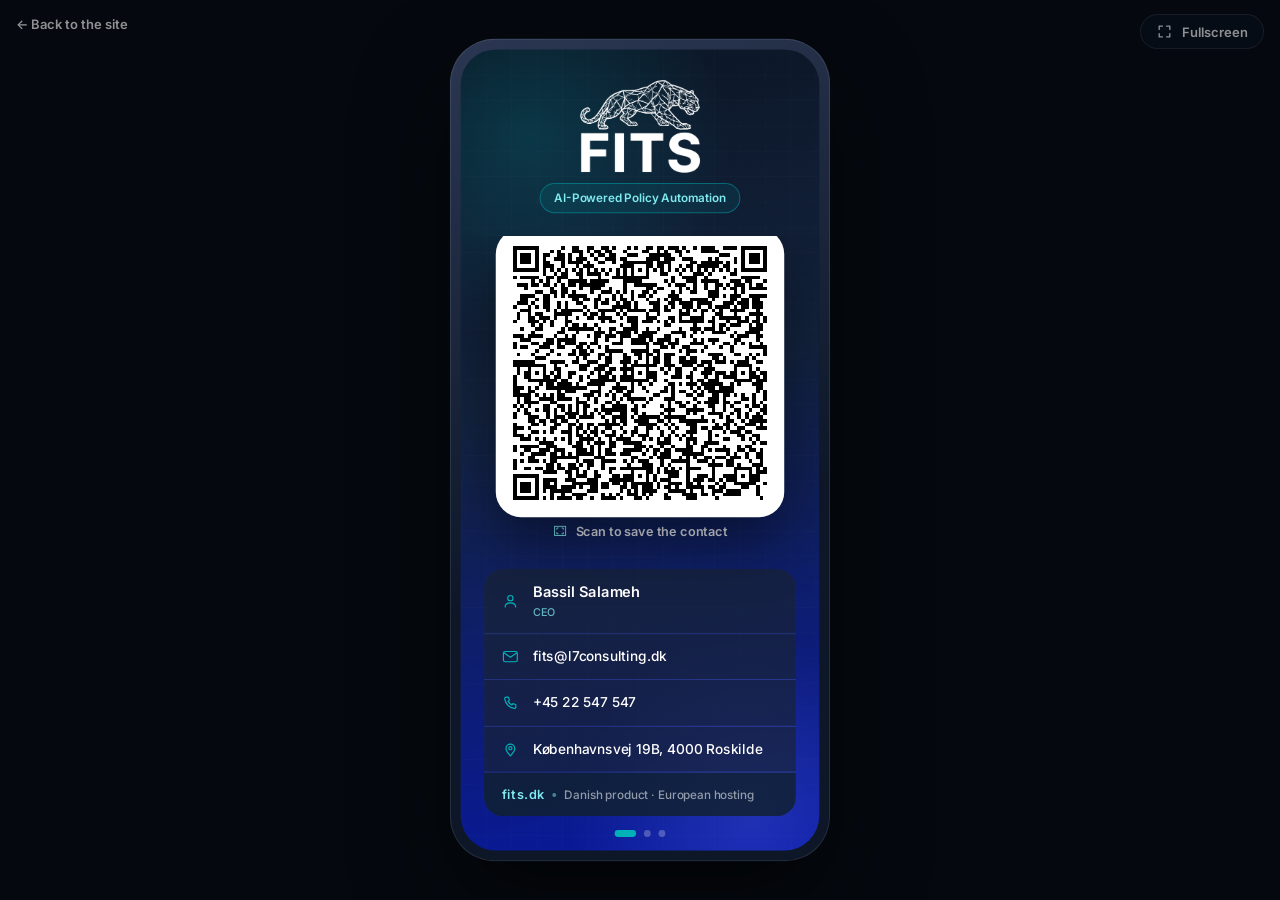
<file: website/app/index.html>
<!doctype html>
<html lang="en" dir="ltr">
<head>
<meta charset="utf-8">
<meta name="viewport" content="width=device-width, initial-scale=1, viewport-fit=cover">
<title>FITS QR — the app, fullscreen</title>
<meta name="description" content="The FITS QR app screen on its own, filling the display. Swipe between the three contact cards and scan a QR code to save the contact.">
<meta name="theme-color" content="#0b1524">
<link rel="canonical" href="https://cocodedk.github.io/fits-qr/app/">
<link rel="alternate" hreflang="en" href="https://cocodedk.github.io/fits-qr/app/">
<link rel="alternate" hreflang="da" href="https://cocodedk.github.io/fits-qr/da/app/">
<link rel="alternate" hreflang="x-default" href="https://cocodedk.github.io/fits-qr/app/">
<link rel="icon" type="image/png" sizes="32x32" href="../favicon-32.png">
<link rel="apple-touch-icon" href="../apple-touch-icon.png">
<meta name="mobile-web-app-capable" content="yes">
<meta name="apple-mobile-web-app-capable" content="yes">
<meta name="apple-mobile-web-app-status-bar-style" content="black-translucent">
<meta property="og:type" content="website">
<meta property="og:url" content="https://cocodedk.github.io/fits-qr/app/">
<meta property="og:title" content="FITS QR — the app, fullscreen">
<meta property="og:description" content="The FITS QR app screen on its own, filling the display. Swipe between the three contact cards and scan a QR code to save the contact.">
<meta property="og:image" content="https://cocodedk.github.io/fits-qr/og.png">
<meta property="og:image:width" content="1200">
<meta property="og:image:height" content="630">
<meta name="twitter:card" content="summary_large_image">
<link rel="preconnect" href="https://fonts.googleapis.com">
<link rel="preconnect" href="https://fonts.gstatic.com" crossorigin>
<link rel="stylesheet" href="https://fonts.googleapis.com/css2?family=Inter:wght@400;500;600;700&display=swap">
<link rel="stylesheet" href="../styles.css">
</head>
<body class="kiosk">

<a class="kiosk-back" href="../">&#8592; Back to the site</a>
<button class="kiosk-fs btn btn-ghost btn-sm" type="button" id="go-fullscreen" aria-pressed="false" hidden><svg viewBox="0 0 24 24" fill="none" aria-hidden="true"><path d="M9 4.5H4.5V9M15 4.5H19.5V9M9 19.5H4.5V15M15 19.5H19.5V15" stroke="currentColor" stroke-width="1.9" stroke-linecap="round" stroke-linejoin="round"/></svg><span>Fullscreen</span></button>

<main class="kiosk-stage">
  <div class="phone" id="phone">
    <div class="phone-screen" id="screen" aria-label="The FITS QR app screen — swipe or use the arrow keys" tabindex="0" role="region">
      <div class="screen-grid"></div>
      <div class="app">
        <img class="app-logo" src="../fits-logo-white.png" width="336" height="261" alt="FITS">
        <p class="app-tagline">AI-Powered Policy Automation</p>
        <div class="pager">
          <div class="track" id="track">
          <article class="card" role="group" aria-roledescription="contact card" aria-label="Bassil Salameh">
            <div class="qr-wrap">
              <div class="qr-glow"></div>
              <div class="qr-card">
                <img src="../qr-bassil.png" width="568" height="568" alt="QR code with the contact details of Bassil Salameh" loading="lazy" decoding="async">
              </div>
            </div>
            <p class="scan-hint"><svg viewBox="0 0 24 24" fill="none" aria-hidden="true"><rect x="3.5" y="5" width="17" height="14" stroke="#7FEAEF" stroke-width="1.5"/><path d="M7 9.5V7.5h2M17 9.5V7.5h-2M7 14.5v2h2M17 14.5v2h-2" stroke="#7FEAEF" stroke-width="1.5" stroke-linecap="round"/></svg>Scan to save the contact</p>
            <div class="rows">
              <div class="row"><svg viewBox="0 0 24 24" fill="none" aria-hidden="true"><circle cx="12" cy="8" r="3.6" stroke="#00B2B8" stroke-width="1.6"/><path d="M4.8 20c0-3.6 3.2-5.6 7.2-5.6s7.2 2 7.2 5.6" stroke="#00B2B8" stroke-width="1.6" stroke-linecap="round"/></svg><div><div class="row-name">Bassil Salameh</div><div class="row-role">CEO</div></div></div>
              <div class="row"><svg viewBox="0 0 24 24" fill="none" aria-hidden="true"><rect x="2.5" y="5" width="19" height="14" rx="2.5" stroke="#00B2B8" stroke-width="1.6"/><path d="M3.5 7l8.5 6 8.5-6" stroke="#00B2B8" stroke-width="1.6" stroke-linecap="round" stroke-linejoin="round"/></svg><div class="row-value" data-vc="EMAIL">••••@l7consulting.dk</div></div>
              <div class="row"><svg viewBox="0 0 24 24" fill="none" aria-hidden="true"><path d="M6.2 3.5h3l1.6 4-2 1.4a11.4 11.4 0 0 0 5.3 5.3l1.4-2 4 1.6v3a2 2 0 0 1-2.2 2A16.5 16.5 0 0 1 4.2 5.7a2 2 0 0 1 2-2.2Z" stroke="#00B2B8" stroke-width="1.6" stroke-linejoin="round"/></svg><div class="row-value" data-vc="TEL">+•• •• ••• •••</div></div>
              <div class="row"><svg viewBox="0 0 24 24" fill="none" aria-hidden="true"><path d="M12 21c4-4.2 6-7.3 6-10a6 6 0 1 0-12 0c0 2.7 2 5.8 6 10Z" stroke="#00B2B8" stroke-width="1.6" stroke-linejoin="round"/><circle cx="12" cy="10.6" r="2.2" stroke="#00B2B8" stroke-width="1.6"/></svg><div class="row-value" data-vc="ADR">Københavnsvej ••B, •••• Roskilde</div></div>
              <div class="row-foot"><b>fits.dk</b><i></i>Danish product · European hosting</div>
            </div>
          </article>
          <article class="card" role="group" aria-roledescription="contact card" aria-label="Babak Bandpey">
            <div class="qr-wrap">
              <div class="qr-glow"></div>
              <div class="qr-card">
                <img src="../qr-babak.png" width="536" height="536" alt="QR code with the contact details of Babak Bandpey" loading="lazy" decoding="async">
              </div>
            </div>
            <p class="scan-hint"><svg viewBox="0 0 24 24" fill="none" aria-hidden="true"><rect x="3.5" y="5" width="17" height="14" stroke="#7FEAEF" stroke-width="1.5"/><path d="M7 9.5V7.5h2M17 9.5V7.5h-2M7 14.5v2h2M17 14.5v2h-2" stroke="#7FEAEF" stroke-width="1.5" stroke-linecap="round"/></svg>Scan to save the contact</p>
            <div class="rows">
              <div class="row"><svg viewBox="0 0 24 24" fill="none" aria-hidden="true"><circle cx="12" cy="8" r="3.6" stroke="#00B2B8" stroke-width="1.6"/><path d="M4.8 20c0-3.6 3.2-5.6 7.2-5.6s7.2 2 7.2 5.6" stroke="#00B2B8" stroke-width="1.6" stroke-linecap="round"/></svg><div><div class="row-name">Babak Bandpey</div><div class="row-role">CTO</div></div></div>
              <div class="row"><svg viewBox="0 0 24 24" fill="none" aria-hidden="true"><rect x="2.5" y="5" width="19" height="14" rx="2.5" stroke="#00B2B8" stroke-width="1.6"/><path d="M3.5 7l8.5 6 8.5-6" stroke="#00B2B8" stroke-width="1.6" stroke-linecap="round" stroke-linejoin="round"/></svg><div class="row-value" data-vc="EMAIL">•••@l7consulting.dk</div></div>
              <div class="row"><svg viewBox="0 0 24 24" fill="none" aria-hidden="true"><path d="M6.2 3.5h3l1.6 4-2 1.4a11.4 11.4 0 0 0 5.3 5.3l1.4-2 4 1.6v3a2 2 0 0 1-2.2 2A16.5 16.5 0 0 1 4.2 5.7a2 2 0 0 1 2-2.2Z" stroke="#00B2B8" stroke-width="1.6" stroke-linejoin="round"/></svg><div class="row-value" data-vc="TEL">+•• •• •• •• ••</div></div>
              <div class="row"><svg viewBox="0 0 24 24" fill="none" aria-hidden="true"><path d="M12 21c4-4.2 6-7.3 6-10a6 6 0 1 0-12 0c0 2.7 2 5.8 6 10Z" stroke="#00B2B8" stroke-width="1.6" stroke-linejoin="round"/><circle cx="12" cy="10.6" r="2.2" stroke="#00B2B8" stroke-width="1.6"/></svg><div class="row-value" data-vc="ADR">Københavnsvej ••B, •••• Roskilde</div></div>
              <div class="row-foot"><b>fits.dk</b><i></i>Danish product · European hosting</div>
            </div>
          </article>
          <article class="card" role="group" aria-roledescription="contact card" aria-label="Silas Stilling Jørgensen">
            <div class="qr-wrap">
              <div class="qr-glow"></div>
              <div class="qr-card">
                <img src="../qr-silas.png" width="568" height="568" alt="QR code with the contact details of Silas Stilling Jørgensen" loading="lazy" decoding="async">
              </div>
            </div>
            <p class="scan-hint"><svg viewBox="0 0 24 24" fill="none" aria-hidden="true"><rect x="3.5" y="5" width="17" height="14" stroke="#7FEAEF" stroke-width="1.5"/><path d="M7 9.5V7.5h2M17 9.5V7.5h-2M7 14.5v2h2M17 14.5v2h-2" stroke="#7FEAEF" stroke-width="1.5" stroke-linecap="round"/></svg>Scan to save the contact</p>
            <div class="rows">
              <div class="row"><svg viewBox="0 0 24 24" fill="none" aria-hidden="true"><circle cx="12" cy="8" r="3.6" stroke="#00B2B8" stroke-width="1.6"/><path d="M4.8 20c0-3.6 3.2-5.6 7.2-5.6s7.2 2 7.2 5.6" stroke="#00B2B8" stroke-width="1.6" stroke-linecap="round"/></svg><div><div class="row-name">Silas Stilling Jørgensen</div><div class="row-role">Cybersecurity Developer</div></div></div>
              <div class="row"><svg viewBox="0 0 24 24" fill="none" aria-hidden="true"><rect x="2.5" y="5" width="19" height="14" rx="2.5" stroke="#00B2B8" stroke-width="1.6"/><path d="M3.5 7l8.5 6 8.5-6" stroke="#00B2B8" stroke-width="1.6" stroke-linecap="round" stroke-linejoin="round"/></svg><div class="row-value" data-vc="EMAIL">•••@l7consulting.dk</div></div>
              <div class="row"><svg viewBox="0 0 24 24" fill="none" aria-hidden="true"><path d="M6.2 3.5h3l1.6 4-2 1.4a11.4 11.4 0 0 0 5.3 5.3l1.4-2 4 1.6v3a2 2 0 0 1-2.2 2A16.5 16.5 0 0 1 4.2 5.7a2 2 0 0 1 2-2.2Z" stroke="#00B2B8" stroke-width="1.6" stroke-linejoin="round"/></svg><div class="row-value" data-vc="TEL">+•• •• •• •• ••</div></div>
              <div class="row"><svg viewBox="0 0 24 24" fill="none" aria-hidden="true"><path d="M12 21c4-4.2 6-7.3 6-10a6 6 0 1 0-12 0c0 2.7 2 5.8 6 10Z" stroke="#00B2B8" stroke-width="1.6" stroke-linejoin="round"/><circle cx="12" cy="10.6" r="2.2" stroke="#00B2B8" stroke-width="1.6"/></svg><div class="row-value" data-vc="ADR">Københavnsvej ••B, •••• Roskilde</div></div>
              <div class="row-foot"><b>fits.dk</b><i></i>Danish product · European hosting</div>
            </div>
          </article>
          </div>
        </div>
        <div class="dots" id="dots" role="tablist" aria-label="Choose a contact card">
            <button type="button" data-go="0" aria-current="true" aria-label="Bassil Salameh"></button>
            <button type="button" data-go="1" aria-current="false" aria-label="Babak Bandpey"></button>
            <button type="button" data-go="2" aria-current="false" aria-label="Silas Stilling Jørgensen"></button>
        </div>
      </div>
    </div>
  </div>
</main>

<script>
window.__FITS_VCARDS = [
    "[base64]",
    "[base64]",
    "[base64]"
  ];
</script>
<script>
(() => {
  const track = document.getElementById("track");
  const screen = document.getElementById("screen");
  const dots = [...document.querySelectorAll("#dots button")];
  const out = document.getElementById("vcard");
  const cards = [...track.children];

  // The vCards ship base64-encoded so that a scraper reading the raw HTML finds no
  // phone number or address to harvest. TextDecoder, not atob alone, because the
  // payload is UTF-8 and the names carry ø and æ. Decoding must never throw: a broken
  // payload should cost the page its contact details, not its pager.
  const decode = (s) => {
    try {
      return new TextDecoder().decode(Uint8Array.from(atob(s), (c) => c.charCodeAt(0)));
    } catch (err) {
      return "";
    }
  };
  const source = Array.isArray(window.__FITS_VCARDS) ? window.__FITS_VCARDS : [];
  const VCARDS = source.map(decode);

  // Swap each card's masked phone, email and address for the real values. ADR is
  // structured (;;street;city;;postal;country); the row shows it the way a letter
  // would be addressed. Anything that comes back empty leaves the mask in place,
  // which is the honest fallback — a blank row would just look broken.
  const field = (vcard, key) => {
    const line = (vcard || "").split("\r\n").find((l) => l.startsWith(key));
    return line ? line.slice(line.indexOf(":") + 1) : "";
  };
  const display = (vcard, key) => {
    const value = field(vcard, key);
    if (key !== "ADR") return value;
    const [, , street, city, , postal] = value.split(";");
    return street ? `${street}, ${postal} ${city}` : "";
  };
  cards.forEach((card, i) => {
    card.querySelectorAll("[data-vc]").forEach((el) => {
      const value = display(VCARDS[i], el.dataset.vc);
      if (value) el.textContent = value;
    });
  });

  let index = 0;

  const paint = () => {
    track.style.transform = `translate3d(${-index * 100}%, 0, 0)`;
    dots.forEach((d, i) => d.setAttribute("aria-current", String(i === index)));
    cards.forEach((c, i) => c.toggleAttribute("inert", i !== index));
    if (!out || !VCARDS[index]) return;
    out.innerHTML = VCARDS[index]
      .split("\r\n")
      .map((line) => {
        const at = line.indexOf(":");
        if (at < 0) return `<span class="k">${line}</span>`;
        return `<span class="k">${line.slice(0, at + 1)}</span><span class="v">${line.slice(at + 1)}</span>`;
      })
      .join("\n");
  };

  const go = (next) => {
    index = (next + cards.length) % cards.length;
    paint();
  };

  dots.forEach((d) => d.addEventListener("click", () => go(Number(d.dataset.go))));

  screen.addEventListener("keydown", (e) => {
    if (e.key === "ArrowLeft") { go(index - 1); e.preventDefault(); }
    if (e.key === "ArrowRight") { go(index + 1); e.preventDefault(); }
  });

  // Drag / swipe, mirroring the app's pager: follow the finger, then settle.
  let startX = null;
  let delta = 0;
  const move = (x) => {
    if (startX === null) return;
    delta = x - startX;
    track.style.transform = `translate3d(calc(${-index * 100}% + ${delta}px), 0, 0)`;
  };
  const up = () => {
    if (startX === null) return;
    track.classList.remove("dragging");
    const threshold = Math.min(90, track.getBoundingClientRect().width * 0.22);
    if (delta <= -threshold) go(index + 1);
    else if (delta >= threshold) go(index - 1);
    else paint();
    startX = null;
  };

  screen.addEventListener("pointerdown", (e) => {
    if (e.pointerType === "mouse" && e.button !== 0) return;
    startX = e.clientX;
    delta = 0;
    track.classList.add("dragging");
    screen.setPointerCapture(e.pointerId);
  });
  screen.addEventListener("pointermove", (e) => move(e.clientX));
  screen.addEventListener("pointerup", up);
  screen.addEventListener("pointercancel", up);
  screen.addEventListener("dragstart", (e) => e.preventDefault());

  paint();
})();
</script>
<script>
(() => {
  const phone = document.getElementById("phone");
  const fit = () => {
    const narrow = window.matchMedia("(max-width: 520px)").matches;
    // Bare 390x844 screen on small viewports; the framed 412x866 device elsewhere.
    const w = narrow ? 390 : 412;
    const h = narrow ? 844 : 866;
    const pad = narrow ? 0 : 56;
    const scale = Math.min(
      (window.innerWidth - pad) / w,
      (window.innerHeight - pad) / h,
    );
    phone.style.setProperty("--fit", String(Math.max(0.3, scale)));
  };
  fit();
  window.addEventListener("resize", fit);
  window.addEventListener("orientationchange", fit);
})();
</script>
<script>
(() => {
  const btn = document.getElementById("go-fullscreen");
  const phone = document.getElementById("phone");
  if (!btn || !phone || !phone.requestFullscreen) return;

  const fit = () => {
    if (!document.fullscreenElement) {
      phone.style.removeProperty("--fit");
      return;
    }
    const scale = Math.min(window.innerWidth / 412, window.innerHeight / 866);
    phone.style.setProperty("--fit", String(Math.max(0.3, scale)));
  };

  btn.hidden = false;
  btn.addEventListener("click", () => {
    if (document.fullscreenElement) document.exitFullscreen();
    else phone.requestFullscreen().catch(() => {});
  });
  document.addEventListener("fullscreenchange", () => {
    btn.setAttribute("aria-pressed", String(Boolean(document.fullscreenElement)));
    fit();
  });
  window.addEventListener("resize", fit);
})();
</script>

</body>
</html>
</file>
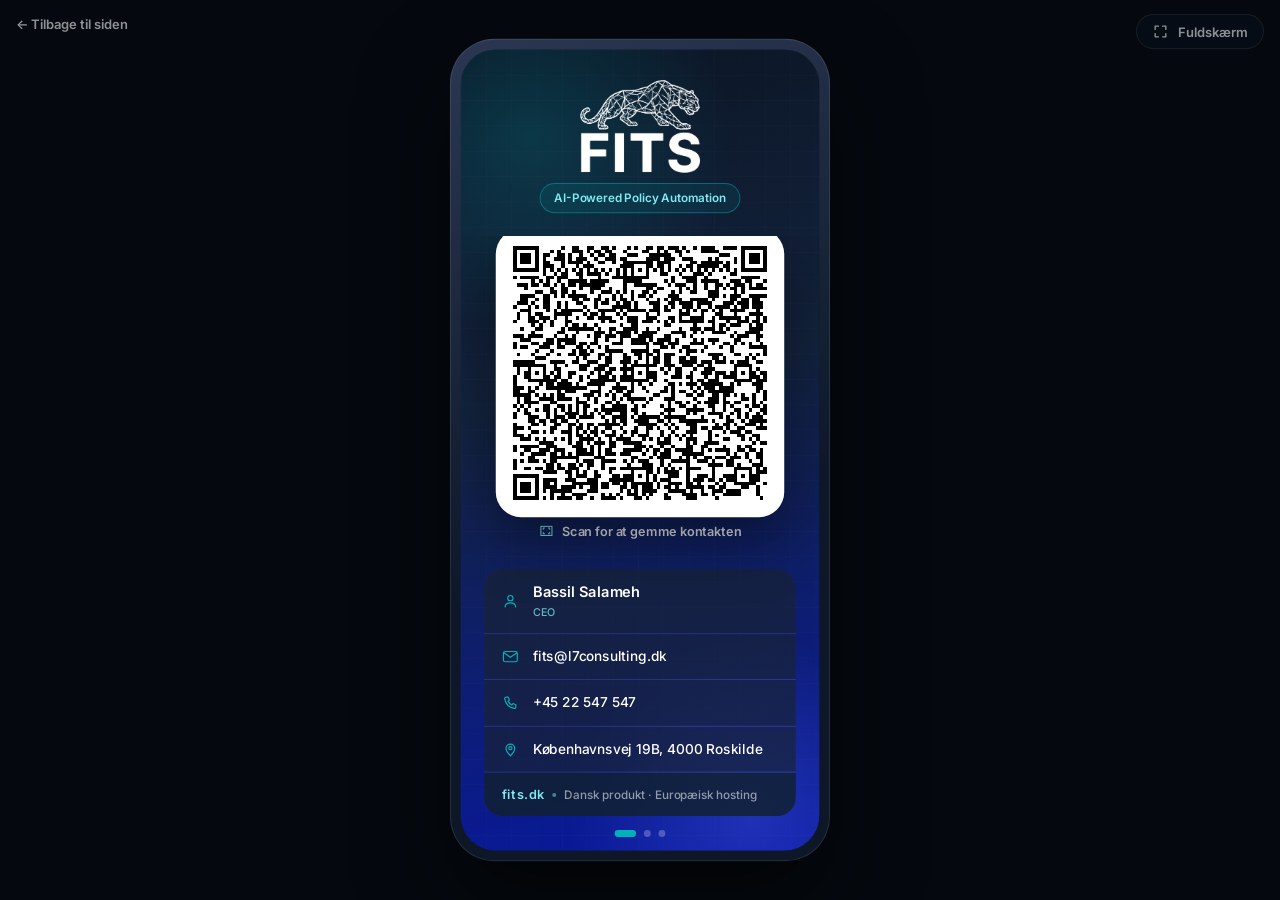
<file: website/da/app/index.html>
<!doctype html>
<html lang="da" dir="ltr">
<head>
<meta charset="utf-8">
<meta name="viewport" content="width=device-width, initial-scale=1, viewport-fit=cover">
<title>FITS QR: appen i fuldskærm</title>
<meta name="description" content="FITS QR-appens skærm alene, i fuld størrelse. Skift mellem de tre kontaktkort, og scan en QR-kode for at gemme kontakten.">
<meta name="theme-color" content="#0b1524">
<link rel="canonical" href="https://cocodedk.github.io/fits-qr/da/app/">
<link rel="alternate" hreflang="en" href="https://cocodedk.github.io/fits-qr/app/">
<link rel="alternate" hreflang="da" href="https://cocodedk.github.io/fits-qr/da/app/">
<link rel="alternate" hreflang="x-default" href="https://cocodedk.github.io/fits-qr/app/">
<link rel="icon" type="image/png" sizes="32x32" href="../../favicon-32.png">
<link rel="apple-touch-icon" href="../../apple-touch-icon.png">
<meta name="mobile-web-app-capable" content="yes">
<meta name="apple-mobile-web-app-capable" content="yes">
<meta name="apple-mobile-web-app-status-bar-style" content="black-translucent">
<meta property="og:type" content="website">
<meta property="og:url" content="https://cocodedk.github.io/fits-qr/da/app/">
<meta property="og:title" content="FITS QR: appen i fuldskærm">
<meta property="og:description" content="FITS QR-appens skærm alene, i fuld størrelse. Skift mellem de tre kontaktkort, og scan en QR-kode for at gemme kontakten.">
<meta property="og:image" content="https://cocodedk.github.io/fits-qr/og.png">
<meta property="og:image:width" content="1200">
<meta property="og:image:height" content="630">
<meta name="twitter:card" content="summary_large_image">
<link rel="preconnect" href="https://fonts.googleapis.com">
<link rel="preconnect" href="https://fonts.gstatic.com" crossorigin>
<link rel="stylesheet" href="https://fonts.googleapis.com/css2?family=Inter:wght@400;500;600;700&display=swap">
<link rel="stylesheet" href="../../styles.css">
</head>
<body class="kiosk">

<a class="kiosk-back" href="../">&#8592; Tilbage til siden</a>
<button class="kiosk-fs btn btn-ghost btn-sm" type="button" id="go-fullscreen" aria-pressed="false" hidden><svg viewBox="0 0 24 24" fill="none" aria-hidden="true"><path d="M9 4.5H4.5V9M15 4.5H19.5V9M9 19.5H4.5V15M15 19.5H19.5V15" stroke="currentColor" stroke-width="1.9" stroke-linecap="round" stroke-linejoin="round"/></svg><span>Fuldskærm</span></button>

<main class="kiosk-stage">
  <div class="phone" id="phone">
    <div class="phone-screen" id="screen" aria-label="FITS QR-appens skærm: stryg, eller brug piletasterne" tabindex="0" role="region">
      <div class="screen-grid"></div>
      <div class="app">
        <img class="app-logo" src="../../fits-logo-white.png" width="336" height="261" alt="FITS">
        <p class="app-tagline">AI-Powered Policy Automation</p>
        <div class="pager">
          <div class="track" id="track">
          <article class="card" role="group" aria-roledescription="kontaktkort" aria-label="Bassil Salameh">
            <div class="qr-wrap">
              <div class="qr-glow"></div>
              <div class="qr-card">
                <img src="../../qr-bassil.png" width="568" height="568" alt="QR-kode med kontaktoplysningerne for Bassil Salameh" loading="lazy" decoding="async">
              </div>
            </div>
            <p class="scan-hint"><svg viewBox="0 0 24 24" fill="none" aria-hidden="true"><rect x="3.5" y="5" width="17" height="14" stroke="#7FEAEF" stroke-width="1.5"/><path d="M7 9.5V7.5h2M17 9.5V7.5h-2M7 14.5v2h2M17 14.5v2h-2" stroke="#7FEAEF" stroke-width="1.5" stroke-linecap="round"/></svg>Scan for at gemme kontakten</p>
            <div class="rows">
              <div class="row"><svg viewBox="0 0 24 24" fill="none" aria-hidden="true"><circle cx="12" cy="8" r="3.6" stroke="#00B2B8" stroke-width="1.6"/><path d="M4.8 20c0-3.6 3.2-5.6 7.2-5.6s7.2 2 7.2 5.6" stroke="#00B2B8" stroke-width="1.6" stroke-linecap="round"/></svg><div><div class="row-name">Bassil Salameh</div><div class="row-role">CEO</div></div></div>
              <div class="row"><svg viewBox="0 0 24 24" fill="none" aria-hidden="true"><rect x="2.5" y="5" width="19" height="14" rx="2.5" stroke="#00B2B8" stroke-width="1.6"/><path d="M3.5 7l8.5 6 8.5-6" stroke="#00B2B8" stroke-width="1.6" stroke-linecap="round" stroke-linejoin="round"/></svg><div class="row-value" data-vc="EMAIL">••••@l7consulting.dk</div></div>
              <div class="row"><svg viewBox="0 0 24 24" fill="none" aria-hidden="true"><path d="M6.2 3.5h3l1.6 4-2 1.4a11.4 11.4 0 0 0 5.3 5.3l1.4-2 4 1.6v3a2 2 0 0 1-2.2 2A16.5 16.5 0 0 1 4.2 5.7a2 2 0 0 1 2-2.2Z" stroke="#00B2B8" stroke-width="1.6" stroke-linejoin="round"/></svg><div class="row-value" data-vc="TEL">+•• •• ••• •••</div></div>
              <div class="row"><svg viewBox="0 0 24 24" fill="none" aria-hidden="true"><path d="M12 21c4-4.2 6-7.3 6-10a6 6 0 1 0-12 0c0 2.7 2 5.8 6 10Z" stroke="#00B2B8" stroke-width="1.6" stroke-linejoin="round"/><circle cx="12" cy="10.6" r="2.2" stroke="#00B2B8" stroke-width="1.6"/></svg><div class="row-value" data-vc="ADR">Københavnsvej ••B, •••• Roskilde</div></div>
              <div class="row-foot"><b>fits.dk</b><i></i>Dansk produkt · Europæisk hosting</div>
            </div>
          </article>
          <article class="card" role="group" aria-roledescription="kontaktkort" aria-label="Babak Bandpey">
            <div class="qr-wrap">
              <div class="qr-glow"></div>
              <div class="qr-card">
                <img src="../../qr-babak.png" width="536" height="536" alt="QR-kode med kontaktoplysningerne for Babak Bandpey" loading="lazy" decoding="async">
              </div>
            </div>
            <p class="scan-hint"><svg viewBox="0 0 24 24" fill="none" aria-hidden="true"><rect x="3.5" y="5" width="17" height="14" stroke="#7FEAEF" stroke-width="1.5"/><path d="M7 9.5V7.5h2M17 9.5V7.5h-2M7 14.5v2h2M17 14.5v2h-2" stroke="#7FEAEF" stroke-width="1.5" stroke-linecap="round"/></svg>Scan for at gemme kontakten</p>
            <div class="rows">
              <div class="row"><svg viewBox="0 0 24 24" fill="none" aria-hidden="true"><circle cx="12" cy="8" r="3.6" stroke="#00B2B8" stroke-width="1.6"/><path d="M4.8 20c0-3.6 3.2-5.6 7.2-5.6s7.2 2 7.2 5.6" stroke="#00B2B8" stroke-width="1.6" stroke-linecap="round"/></svg><div><div class="row-name">Babak Bandpey</div><div class="row-role">CTO</div></div></div>
              <div class="row"><svg viewBox="0 0 24 24" fill="none" aria-hidden="true"><rect x="2.5" y="5" width="19" height="14" rx="2.5" stroke="#00B2B8" stroke-width="1.6"/><path d="M3.5 7l8.5 6 8.5-6" stroke="#00B2B8" stroke-width="1.6" stroke-linecap="round" stroke-linejoin="round"/></svg><div class="row-value" data-vc="EMAIL">•••@l7consulting.dk</div></div>
              <div class="row"><svg viewBox="0 0 24 24" fill="none" aria-hidden="true"><path d="M6.2 3.5h3l1.6 4-2 1.4a11.4 11.4 0 0 0 5.3 5.3l1.4-2 4 1.6v3a2 2 0 0 1-2.2 2A16.5 16.5 0 0 1 4.2 5.7a2 2 0 0 1 2-2.2Z" stroke="#00B2B8" stroke-width="1.6" stroke-linejoin="round"/></svg><div class="row-value" data-vc="TEL">+•• •• •• •• ••</div></div>
              <div class="row"><svg viewBox="0 0 24 24" fill="none" aria-hidden="true"><path d="M12 21c4-4.2 6-7.3 6-10a6 6 0 1 0-12 0c0 2.7 2 5.8 6 10Z" stroke="#00B2B8" stroke-width="1.6" stroke-linejoin="round"/><circle cx="12" cy="10.6" r="2.2" stroke="#00B2B8" stroke-width="1.6"/></svg><div class="row-value" data-vc="ADR">Københavnsvej ••B, •••• Roskilde</div></div>
              <div class="row-foot"><b>fits.dk</b><i></i>Dansk produkt · Europæisk hosting</div>
            </div>
          </article>
          <article class="card" role="group" aria-roledescription="kontaktkort" aria-label="Silas Stilling Jørgensen">
            <div class="qr-wrap">
              <div class="qr-glow"></div>
              <div class="qr-card">
                <img src="../../qr-silas.png" width="568" height="568" alt="QR-kode med kontaktoplysningerne for Silas Stilling Jørgensen" loading="lazy" decoding="async">
              </div>
            </div>
            <p class="scan-hint"><svg viewBox="0 0 24 24" fill="none" aria-hidden="true"><rect x="3.5" y="5" width="17" height="14" stroke="#7FEAEF" stroke-width="1.5"/><path d="M7 9.5V7.5h2M17 9.5V7.5h-2M7 14.5v2h2M17 14.5v2h-2" stroke="#7FEAEF" stroke-width="1.5" stroke-linecap="round"/></svg>Scan for at gemme kontakten</p>
            <div class="rows">
              <div class="row"><svg viewBox="0 0 24 24" fill="none" aria-hidden="true"><circle cx="12" cy="8" r="3.6" stroke="#00B2B8" stroke-width="1.6"/><path d="M4.8 20c0-3.6 3.2-5.6 7.2-5.6s7.2 2 7.2 5.6" stroke="#00B2B8" stroke-width="1.6" stroke-linecap="round"/></svg><div><div class="row-name">Silas Stilling Jørgensen</div><div class="row-role">Cybersecurity Developer</div></div></div>
              <div class="row"><svg viewBox="0 0 24 24" fill="none" aria-hidden="true"><rect x="2.5" y="5" width="19" height="14" rx="2.5" stroke="#00B2B8" stroke-width="1.6"/><path d="M3.5 7l8.5 6 8.5-6" stroke="#00B2B8" stroke-width="1.6" stroke-linecap="round" stroke-linejoin="round"/></svg><div class="row-value" data-vc="EMAIL">•••@l7consulting.dk</div></div>
              <div class="row"><svg viewBox="0 0 24 24" fill="none" aria-hidden="true"><path d="M6.2 3.5h3l1.6 4-2 1.4a11.4 11.4 0 0 0 5.3 5.3l1.4-2 4 1.6v3a2 2 0 0 1-2.2 2A16.5 16.5 0 0 1 4.2 5.7a2 2 0 0 1 2-2.2Z" stroke="#00B2B8" stroke-width="1.6" stroke-linejoin="round"/></svg><div class="row-value" data-vc="TEL">+•• •• •• •• ••</div></div>
              <div class="row"><svg viewBox="0 0 24 24" fill="none" aria-hidden="true"><path d="M12 21c4-4.2 6-7.3 6-10a6 6 0 1 0-12 0c0 2.7 2 5.8 6 10Z" stroke="#00B2B8" stroke-width="1.6" stroke-linejoin="round"/><circle cx="12" cy="10.6" r="2.2" stroke="#00B2B8" stroke-width="1.6"/></svg><div class="row-value" data-vc="ADR">Københavnsvej ••B, •••• Roskilde</div></div>
              <div class="row-foot"><b>fits.dk</b><i></i>Dansk produkt · Europæisk hosting</div>
            </div>
          </article>
          </div>
        </div>
        <div class="dots" id="dots" role="tablist" aria-label="Vælg et kontaktkort">
            <button type="button" data-go="0" aria-current="true" aria-label="Bassil Salameh"></button>
            <button type="button" data-go="1" aria-current="false" aria-label="Babak Bandpey"></button>
            <button type="button" data-go="2" aria-current="false" aria-label="Silas Stilling Jørgensen"></button>
        </div>
      </div>
    </div>
  </div>
</main>

<script>
window.__FITS_VCARDS = [
    "[base64]",
    "[base64]",
    "[base64]"
  ];
</script>
<script>
(() => {
  const track = document.getElementById("track");
  const screen = document.getElementById("screen");
  const dots = [...document.querySelectorAll("#dots button")];
  const out = document.getElementById("vcard");
  const cards = [...track.children];

  // The vCards ship base64-encoded so that a scraper reading the raw HTML finds no
  // phone number or address to harvest. TextDecoder, not atob alone, because the
  // payload is UTF-8 and the names carry ø and æ. Decoding must never throw: a broken
  // payload should cost the page its contact details, not its pager.
  const decode = (s) => {
    try {
      return new TextDecoder().decode(Uint8Array.from(atob(s), (c) => c.charCodeAt(0)));
    } catch (err) {
      return "";
    }
  };
  const source = Array.isArray(window.__FITS_VCARDS) ? window.__FITS_VCARDS : [];
  const VCARDS = source.map(decode);

  // Swap each card's masked phone, email and address for the real values. ADR is
  // structured (;;street;city;;postal;country); the row shows it the way a letter
  // would be addressed. Anything that comes back empty leaves the mask in place,
  // which is the honest fallback — a blank row would just look broken.
  const field = (vcard, key) => {
    const line = (vcard || "").split("\r\n").find((l) => l.startsWith(key));
    return line ? line.slice(line.indexOf(":") + 1) : "";
  };
  const display = (vcard, key) => {
    const value = field(vcard, key);
    if (key !== "ADR") return value;
    const [, , street, city, , postal] = value.split(";");
    return street ? `${street}, ${postal} ${city}` : "";
  };
  cards.forEach((card, i) => {
    card.querySelectorAll("[data-vc]").forEach((el) => {
      const value = display(VCARDS[i], el.dataset.vc);
      if (value) el.textContent = value;
    });
  });

  let index = 0;

  const paint = () => {
    track.style.transform = `translate3d(${-index * 100}%, 0, 0)`;
    dots.forEach((d, i) => d.setAttribute("aria-current", String(i === index)));
    cards.forEach((c, i) => c.toggleAttribute("inert", i !== index));
    if (!out || !VCARDS[index]) return;
    out.innerHTML = VCARDS[index]
      .split("\r\n")
      .map((line) => {
        const at = line.indexOf(":");
        if (at < 0) return `<span class="k">${line}</span>`;
        return `<span class="k">${line.slice(0, at + 1)}</span><span class="v">${line.slice(at + 1)}</span>`;
      })
      .join("\n");
  };

  const go = (next) => {
    index = (next + cards.length) % cards.length;
    paint();
  };

  dots.forEach((d) => d.addEventListener("click", () => go(Number(d.dataset.go))));

  screen.addEventListener("keydown", (e) => {
    if (e.key === "ArrowLeft") { go(index - 1); e.preventDefault(); }
    if (e.key === "ArrowRight") { go(index + 1); e.preventDefault(); }
  });

  // Drag / swipe, mirroring the app's pager: follow the finger, then settle.
  let startX = null;
  let delta = 0;
  const move = (x) => {
    if (startX === null) return;
    delta = x - startX;
    track.style.transform = `translate3d(calc(${-index * 100}% + ${delta}px), 0, 0)`;
  };
  const up = () => {
    if (startX === null) return;
    track.classList.remove("dragging");
    const threshold = Math.min(90, track.getBoundingClientRect().width * 0.22);
    if (delta <= -threshold) go(index + 1);
    else if (delta >= threshold) go(index - 1);
    else paint();
    startX = null;
  };

  screen.addEventListener("pointerdown", (e) => {
    if (e.pointerType === "mouse" && e.button !== 0) return;
    startX = e.clientX;
    delta = 0;
    track.classList.add("dragging");
    screen.setPointerCapture(e.pointerId);
  });
  screen.addEventListener("pointermove", (e) => move(e.clientX));
  screen.addEventListener("pointerup", up);
  screen.addEventListener("pointercancel", up);
  screen.addEventListener("dragstart", (e) => e.preventDefault());

  paint();
})();
</script>
<script>
(() => {
  const phone = document.getElementById("phone");
  const fit = () => {
    const narrow = window.matchMedia("(max-width: 520px)").matches;
    // Bare 390x844 screen on small viewports; the framed 412x866 device elsewhere.
    const w = narrow ? 390 : 412;
    const h = narrow ? 844 : 866;
    const pad = narrow ? 0 : 56;
    const scale = Math.min(
      (window.innerWidth - pad) / w,
      (window.innerHeight - pad) / h,
    );
    phone.style.setProperty("--fit", String(Math.max(0.3, scale)));
  };
  fit();
  window.addEventListener("resize", fit);
  window.addEventListener("orientationchange", fit);
})();
</script>
<script>
(() => {
  const btn = document.getElementById("go-fullscreen");
  const phone = document.getElementById("phone");
  if (!btn || !phone || !phone.requestFullscreen) return;

  const fit = () => {
    if (!document.fullscreenElement) {
      phone.style.removeProperty("--fit");
      return;
    }
    const scale = Math.min(window.innerWidth / 412, window.innerHeight / 866);
    phone.style.setProperty("--fit", String(Math.max(0.3, scale)));
  };

  btn.hidden = false;
  btn.addEventListener("click", () => {
    if (document.fullscreenElement) document.exitFullscreen();
    else phone.requestFullscreen().catch(() => {});
  });
  document.addEventListener("fullscreenchange", () => {
    btn.setAttribute("aria-pressed", String(Boolean(document.fullscreenElement)));
    fit();
  });
  window.addEventListener("resize", fit);
})();
</script>

</body>
</html>
</file>
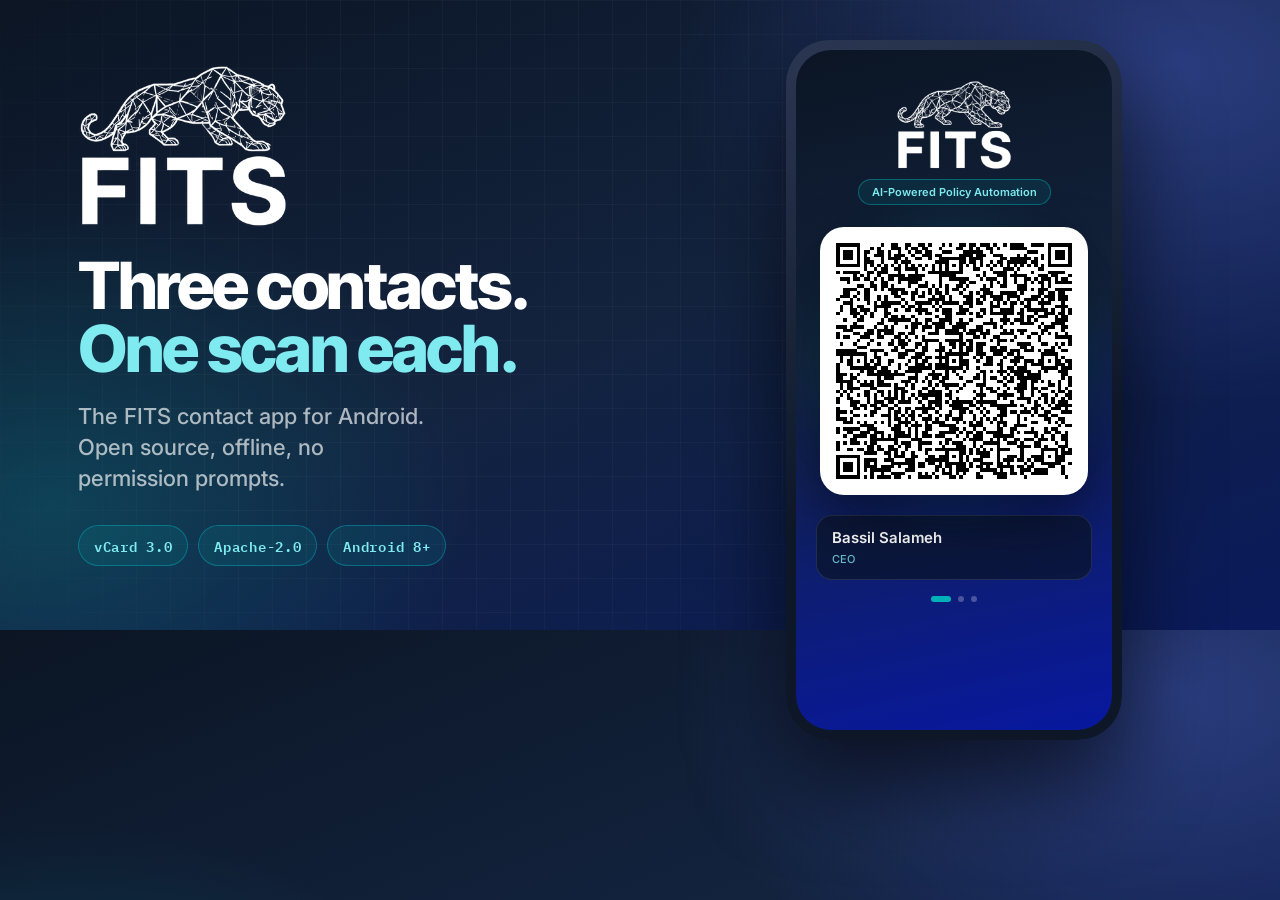
<file: website/og-image.html>
<!doctype html>
<!-- Source for og.png. Render with:
     chromium --headless --screenshot=website/og.png --window-size=1200,630 \
       --hide-scrollbars website/og-image.html -->
<html lang="en">
<head>
<meta charset="utf-8">
<title>FITS QR — OG image source</title>
<link rel="stylesheet" href="https://fonts.googleapis.com/css2?family=Inter:wght@500;600&family=Inter+Tight:wght@700;800&family=IBM+Plex+Mono:wght@600&display=swap">
<style>
  * { box-sizing: border-box; margin: 0; }
  body {
    width: 1200px; height: 630px; overflow: hidden;
    display: flex; align-items: center; gap: 64px;
    padding: 0 78px;
    background:
      radial-gradient(760px 520px at 92% 10%, rgba(88,110,255,0.34), transparent 66%),
      radial-gradient(620px 460px at 4% 80%, rgba(0,178,184,0.22), transparent 68%),
      linear-gradient(158deg, #0b1524 0%, #13233e 50%, #0a1a5c 100%);
    font-family: Inter, system-ui, sans-serif;
    color: #fff;
    position: relative;
  }
  body::after {
    content: ""; position: absolute; inset: 0;
    background-image:
      linear-gradient(rgba(255,255,255,0.03) 1px, transparent 1px),
      linear-gradient(90deg, rgba(255,255,255,0.03) 1px, transparent 1px);
    background-size: 34px 34px;
    mask-image: radial-gradient(circle at 40% 45%, #000 40%, transparent 76%);
  }
  .copy { position: relative; z-index: 1; flex: 1; min-width: 0; }
  .logo { width: 210px; display: block; }
  h1 {
    font-family: "Inter Tight", Inter, sans-serif;
    font-size: 65px; font-weight: 800; line-height: 0.98;
    letter-spacing: -0.036em;
    margin-top: 26px;
  }
  h1 em { font-style: normal; color: #7feaef; }
  p.sub {
    font-size: 22px; font-weight: 500; line-height: 1.42;
    color: rgba(255,255,255,0.66);
    margin-top: 20px; max-width: 25ch;
  }
  .chips { display: flex; gap: 10px; margin-top: 30px; }
  .chip {
    font-family: "IBM Plex Mono", monospace;
    font-size: 14px; font-weight: 600; letter-spacing: 0.05em;
    padding: 8px 15px; border-radius: 999px;
    border: 1px solid rgba(0,178,184,0.45);
    background: rgba(0,178,184,0.11);
    color: #7feaef; white-space: nowrap;
  }
  /* the phone, cropped by the frame edge so it reads as a real device */
  .phone {
    position: relative; z-index: 1;
    flex: none; width: 336px; height: 700px;
    margin-bottom: -150px;
    border-radius: 44px; padding: 10px;
    background: linear-gradient(160deg, #2b3752, #0d1728 60%);
    box-shadow: 0 40px 90px rgba(0,0,0,0.6);
  }
  .screen {
    width: 100%; height: 100%; border-radius: 35px; overflow: hidden;
    background: linear-gradient(168deg, #0b1524 0%, #13233e 42%, #0818a0 100%);
    display: flex; flex-direction: column; align-items: center;
    padding: 30px 20px 0;
  }
  .screen img.mark { width: 116px; display: block; }
  .pill {
    margin-top: 9px; padding: 5px 13px;
    border: 1px solid rgba(0,178,184,0.45); border-radius: 999px;
    background: rgba(0,178,184,0.10);
    font-size: 11px; font-weight: 600; color: #7feaef; white-space: nowrap;
  }
  .qr-holder { position: relative; margin-top: 22px; }
  .qr-holder::before {
    content: ""; position: absolute; inset: -26px; border-radius: 44px;
    background: radial-gradient(circle, rgba(0,178,184,0.6) 0%, rgba(0,178,184,0) 68%);
    filter: blur(20px);
  }
  .qr {
    position: relative; width: 268px; height: 268px;
    padding: 13px; border-radius: 24px; background: #fff;
    box-shadow: 0 22px 54px rgba(0,0,0,0.45);
  }
  .qr img { width: 100%; height: 100%; display: block; image-rendering: pixelated; }
  .who {
    margin-top: 20px; width: 100%;
    border-radius: 16px; background: rgba(11,21,36,0.66);
    border: 1px solid rgba(255,255,255,0.10);
    padding: 12px 15px;
  }
  .who b { display: block; font-size: 15px; font-weight: 600; }
  .who span { font-size: 11px; font-weight: 500; color: rgba(127,234,239,0.78); }
  .dots { display: flex; gap: 7px; margin-top: 16px; }
  .dots i { width: 6px; height: 6px; border-radius: 999px; background: rgba(255,255,255,0.25); }
  .dots i:first-child { width: 20px; background: #00b2b8; }
</style>
</head>
<body>
  <div class="copy">
    <img class="logo" src="fits-logo-white.png" alt="FITS">
    <h1>Three contacts.<br><em>One scan each.</em></h1>
    <p class="sub">The FITS contact app for Android. Open source, offline, no permission prompts.</p>
    <div class="chips">
      <span class="chip">vCard 3.0</span>
      <span class="chip">Apache-2.0</span>
      <span class="chip">Android 8+</span>
    </div>
  </div>

  <div class="phone">
    <div class="screen">
      <img class="mark" src="fits-logo-white.png" alt="">
      <div class="pill">AI-Powered Policy Automation</div>
      <div class="qr-holder">
        <div class="qr"><img src="qr-bassil.png" alt=""></div>
      </div>
      <div class="who"><b>Bassil Salameh</b><span>CEO</span></div>
      <div class="dots"><i></i><i></i><i></i></div>
    </div>
  </div>
</body>
</html>
</file>
<file: website/styles.css>
/* FITS QR — palette lifted from fits.dk's own stylesheet. */
:root {
  --navy: #0b1524;
  --navy-mid: #13233e;
  --indigo: #0818a0;
  --violet: #586eff;
  --teal: #00b2b8;
  --teal-light: #7feaef;
  --ink: #ffffff;
  --ink-dim: rgba(255, 255, 255, 0.62);
  --ink-faint: rgba(255, 255, 255, 0.42);
  --hairline: rgba(255, 255, 255, 0.12);
  --display: "Inter Tight", "Inter", system-ui, -apple-system, sans-serif;
  --body: "Inter", system-ui, -apple-system, sans-serif;
  --mono: "IBM Plex Mono", ui-monospace, "SFMono-Regular", Menlo, monospace;
  --shell: 1180px;
}

* { box-sizing: border-box; }

html { scroll-behavior: smooth; }

body {
  margin: 0;
  background: var(--navy);
  color: var(--ink);
  font-family: var(--body);
  font-size: 16px;
  line-height: 1.6;
  -webkit-font-smoothing: antialiased;
  overflow-x: hidden;
}

a { color: var(--teal-light); text-decoration: none; }
a:hover { color: var(--ink); }
a:focus-visible,
button:focus-visible {
  outline: 2px solid var(--teal-light);
  outline-offset: 3px;
  border-radius: 4px;
}

.shell {
  width: 100%;
  max-width: var(--shell);
  margin: 0 auto;
  padding: 0 24px;
}

/* ── Header ─────────────────────────────────────────────────────────── */
.masthead {
  background: rgba(11, 21, 36, 0.82);
  border-bottom: 1px solid var(--hairline);
}
.masthead .shell {
  position: relative;
  display: flex;
  flex-wrap: wrap;
  align-items: center;
  gap: 0 20px;
  min-height: 64px;
}
/* The shared navigation (css/cocode-nav.css) lays the links out; this gives them the site's look. */
.brand {
  display: flex;
  align-items: center;
  gap: 11px;
  color: var(--ink);
  font-family: var(--display);
  font-weight: 700;
  letter-spacing: 0.02em;
}
.brand img { width: 30px; height: 30px; display: block; border-radius: 7px; }
.masthead .cocode-nav { flex: 1 1 auto; gap: 0 4px; }
.masthead .cocode-nav a { padding: 0 10px; font-size: 14.5px; font-weight: 500; color: var(--ink-dim); }
.masthead .cocode-nav a:hover { color: var(--ink); }
.masthead .cocode-nav .brand { padding: 0; font-size: 16px; font-weight: 700; color: var(--ink); }
.lang-switch {
  display: inline-flex;
  align-items: center;
  min-height: 44px;
  font-size: 13px;
  font-weight: 600;
  letter-spacing: 0.06em;
  color: var(--ink-dim);
  padding: 0 14px;
  border: 1px solid var(--hairline);
  border-radius: 999px;
}
/* Phones: the language switch sits on the name's row, top right, so the links keep their own row. */
@media (max-width: 47.99em) {
  .lang-switch { position: absolute; top: 10px; right: 16px; }
  .masthead .cocode-nav .brand + a { margin-left: -10px; }
}
/* Wide screens: one row, kept in view while scrolling. */
@media (min-width: 48em) {
  .masthead { position: sticky; top: 0; z-index: 20; backdrop-filter: blur(14px); }
}
section[id] { scroll-margin-top: 72px; }
main:focus { outline: 0; }
.lang-switch:hover { color: var(--ink); border-color: var(--teal); }

.btn {
  display: inline-flex;
  align-items: center;
  gap: 9px;
  font-family: var(--body);
  font-size: 15px;
  font-weight: 600;
  padding: 11px 20px;
  border-radius: 999px;
  border: 1px solid transparent;
  cursor: pointer;
  transition: transform 0.16s ease, background 0.16s ease, border-color 0.16s ease;
}
.btn svg { width: 17px; height: 17px; flex: none; }
.btn-primary {
  background: var(--teal);
  color: #04222a;
}
.btn-primary:hover { background: var(--teal-light); color: #04222a; transform: translateY(-1px); }
.btn-ghost {
  background: transparent;
  color: var(--ink);
  border-color: var(--hairline);
}
.btn-ghost:hover { color: var(--ink); border-color: var(--teal); transform: translateY(-1px); }
.btn-sm { font-size: 13.5px; padding: 8px 15px; }

/* ── Hero ───────────────────────────────────────────────────────────── */
.hero {
  position: relative;
  padding: 68px 0 40px;
  background:
    radial-gradient(900px 620px at 88% 8%, rgba(88, 110, 255, 0.30), transparent 68%),
    radial-gradient(760px 540px at 6% 46%, rgba(0, 178, 184, 0.20), transparent 68%),
    linear-gradient(172deg, var(--navy) 0%, var(--navy-mid) 52%, #0a1a5c 100%);
  overflow: hidden;
}
.hero::after {
  content: "";
  position: absolute;
  inset: 0;
  pointer-events: none;
  background-image:
    linear-gradient(rgba(255, 255, 255, 0.028) 1px, transparent 1px),
    linear-gradient(90deg, rgba(255, 255, 255, 0.028) 1px, transparent 1px);
  background-size: 30px 30px;
  mask-image: radial-gradient(circle at 50% 30%, #000 45%, transparent 78%);
}
.hero .shell {
  position: relative;
  z-index: 1;
  display: grid;
  grid-template-columns: minmax(0, 1fr) 390px;
  gap: 56px;
  align-items: center;
}

.eyebrow {
  display: inline-flex;
  align-items: center;
  gap: 9px;
  font-size: 11.5px;
  font-weight: 600;
  letter-spacing: 0.2em;
  text-transform: uppercase;
  color: var(--teal-light);
  padding: 6px 13px;
  border: 1px solid rgba(0, 178, 184, 0.42);
  border-radius: 999px;
  background: rgba(0, 178, 184, 0.09);
}
h1 {
  font-family: var(--display);
  font-size: clamp(2.6rem, 5.4vw, 4.15rem);
  font-weight: 800;
  line-height: 0.98;
  letter-spacing: -0.035em;
  margin: 22px 0 0;
  text-wrap: balance;
}
h1 em {
  font-style: normal;
  color: var(--teal-light);
}
.lede {
  font-size: 1.135rem;
  color: var(--ink-dim);
  max-width: 46ch;
  margin: 20px 0 0;
  text-wrap: pretty;
}
.cta-row {
  display: flex;
  flex-wrap: wrap;
  gap: 12px;
  margin-top: 30px;
}
.cta-note {
  font-size: 13px;
  color: var(--ink-faint);
  margin: 14px 0 0;
}

/* ── Phone replica — the app screen, one-to-one ─────────────────────── */
.phone {
  position: relative;
  width: 390px;
  height: 844px;
  border-radius: 46px;
  padding: 11px;
  background: linear-gradient(160deg, #2b3752, #0d1728 60%);
  box-shadow:
    0 44px 90px rgba(0, 0, 0, 0.55),
    0 0 0 1px rgba(255, 255, 255, 0.10) inset;
  justify-self: end;
  flex: none;
}
.phone-screen {
  position: relative;
  width: 100%;
  height: 100%;
  border-radius: 36px;
  overflow: hidden;
  background: linear-gradient(168deg, #0b1524 0%, #13233e 42%, #0818a0 100%);
  touch-action: pan-y;
  user-select: none;
}
.phone-screen::before,
.phone-screen::after {
  content: "";
  position: absolute;
  border-radius: 50%;
  pointer-events: none;
}
.phone-screen::before {
  top: -120px; left: -140px; width: 420px; height: 420px;
  background: radial-gradient(circle, rgba(0, 178, 184, 0.20) 0%, rgba(0, 178, 184, 0) 70%);
}
.phone-screen::after {
  bottom: -160px; right: -120px; width: 380px; height: 380px;
  background: radial-gradient(circle, rgba(88, 110, 255, 0.28) 0%, rgba(88, 110, 255, 0) 70%);
}
.screen-grid {
  position: absolute;
  inset: 0;
  opacity: 0.5;
  background-image:
    linear-gradient(rgba(255, 255, 255, 0.035) 1px, transparent 1px),
    linear-gradient(90deg, rgba(255, 255, 255, 0.035) 1px, transparent 1px);
  background-size: 26px 26px;
}

.app {
  position: relative;
  z-index: 1;
  display: flex;
  flex-direction: column;
  align-items: center;
  height: 100%;
  padding: 30px 0 14px;
}
.app-logo { width: 126px; height: auto; display: block; }
.app-tagline {
  margin-top: 9px;
  padding: 5px 14px;
  border: 1px solid rgba(0, 178, 184, 0.45);
  border-radius: 999px;
  background: rgba(0, 178, 184, 0.10);
  font-size: 12px;
  font-weight: 600;
  color: var(--teal-light);
  white-space: nowrap;
}

/* the swipeable track */
.pager {
  flex: 1;
  width: 100%;
  min-height: 0;
  overflow: hidden;
  margin-top: 12px;
}
.track {
  display: flex;
  height: 100%;
  transition: transform 0.42s cubic-bezier(0.22, 0.61, 0.36, 1);
}
.track.dragging { transition: none; }
.card {
  flex: 0 0 100%;
  min-width: 0;
  display: flex;
  flex-direction: column;
  align-items: center;
  padding: 0 24px;
}

.qr-wrap {
  position: relative;
  flex: 1;
  min-height: 0;
  width: 100%;
  display: flex;
  align-items: center;
  justify-content: center;
}
.qr-glow {
  position: absolute;
  width: min(100%, 296px);
  aspect-ratio: 1;
  border-radius: 40px;
  background: radial-gradient(circle, rgba(0, 178, 184, 0.55) 0%, rgba(0, 178, 184, 0) 68%);
  filter: blur(20px);
  animation: pulse 4.5s ease-in-out infinite;
}
@keyframes pulse {
  0%, 100% { transform: scale(1.02); opacity: 0.55; }
  50% { transform: scale(1.14); opacity: 0.85; }
}
.qr-card {
  position: relative;
  width: min(100%, 296px);
  aspect-ratio: 1;
  padding: 14px;
  border-radius: 26px;
  background: #fff;
  box-shadow: 0 24px 60px rgba(0, 0, 0, 0.45);
}
.qr-card img {
  width: 100%;
  height: 100%;
  display: block;
  image-rendering: pixelated;
}
.scan-hint {
  display: flex;
  align-items: center;
  gap: 8px;
  margin-top: 12px;
  font-size: 13px;
  font-weight: 600;
  color: rgba(255, 255, 255, 0.86);
}
.scan-hint svg { width: 16px; height: 16px; flex: none; }

.rows {
  margin-top: 16px;
  width: 100%;
  display: flex;
  flex-direction: column;
  gap: 1px;
  border-radius: 20px;
  overflow: hidden;
  background: rgba(255, 255, 255, 0.10);
}
.row {
  display: flex;
  align-items: center;
  gap: 14px;
  padding: 12px 18px;
  background: rgba(11, 21, 36, 0.62);
}
.row svg { width: 18px; height: 18px; flex: none; }
.row-name { font-size: 15px; font-weight: 600; }
.row-role { font-size: 11px; font-weight: 500; color: rgba(127, 234, 239, 0.75); }
.row-value { font-size: 14px; font-weight: 500; }
.row-foot {
  display: flex;
  align-items: center;
  gap: 8px;
  padding: 12px 18px;
  background: rgba(9, 26, 38, 0.78);
  font-size: 12px;
  font-weight: 500;
  color: rgba(255, 255, 255, 0.55);
}
.row-foot b {
  font-size: 13px;
  font-weight: 600;
  letter-spacing: 0.06em;
  color: var(--teal-light);
}
.row-foot i {
  width: 4px; height: 4px; border-radius: 50%;
  background: rgba(127, 234, 239, 0.5); flex: none;
}

.dots {
  display: flex;
  gap: 8px;
  margin-top: 14px;
  padding: 0;
  border: 0;
  background: none;
}
.dots button {
  width: 7px; height: 7px;
  padding: 0;
  border: 0;
  border-radius: 999px;
  background: rgba(255, 255, 255, 0.25);
  cursor: pointer;
  transition: width 0.28s ease, background 0.28s ease;
}
.dots button[aria-current="true"] { width: 22px; background: var(--teal); }

/* ── Stage: the phone plus its fullscreen controls ──────────────────── */
.stage {
  display: flex;
  flex-direction: column;
  align-items: center;
  gap: 14px;
  justify-self: end;
}
.stage-controls {
  display: flex;
  align-items: center;
  gap: 14px;
  flex-wrap: wrap;
  justify-content: center;
}
.stage-link {
  font-size: 13.5px;
  font-weight: 500;
  color: var(--ink-faint);
  border-bottom: 1px solid transparent;
}
.stage-link:hover { color: var(--teal-light); border-bottom-color: currentColor; }

/* The app screen is a fixed 390x844 box. Filling a viewport scales it as one block,
   so the layout stays pixel-for-pixel what the phone shows instead of reflowing. */
.phone:fullscreen {
  transform: scale(var(--fit, 1));
  transform-origin: center center;
  box-shadow: none;
  border-radius: 0;
  background: none;
  padding: 0;
}
.phone:fullscreen .phone-screen { border-radius: 0; }
.phone::backdrop { background: #05090f; }

/* ── Kiosk page: the app alone ──────────────────────────────────────── */
body.kiosk {
  background: #05090f;
  overflow: hidden;
}
/* Fixed to the viewport so the scaled phone is centred against the real screen box,
   with no page flow to shift it. */
.kiosk-stage {
  position: fixed;
  inset: 0;
  display: flex;
  align-items: center;
  justify-content: center;
}
body.kiosk .phone {
  transform: scale(var(--fit, 1));
  transform-origin: center center;
  justify-self: auto;
}
.kiosk-back,
.kiosk-fs {
  position: fixed;
  top: max(14px, env(safe-area-inset-top));
  z-index: 5;
  font-size: 13px;
  font-weight: 600;
  opacity: 0.55;
  transition: opacity 0.18s ease;
}
.kiosk-back { left: max(16px, env(safe-area-inset-left)); color: var(--ink); }
.kiosk-fs { right: max(16px, env(safe-area-inset-right)); background: rgba(11, 21, 36, 0.7); }
.kiosk-back:hover,
.kiosk-fs:hover { opacity: 1; }

/* Small screens: the app takes the whole display and the chrome gets out of the way. */
@media (max-width: 520px) {
  body.kiosk .phone { padding: 0; border-radius: 0; background: none; box-shadow: none; }
  body.kiosk .phone-screen { border-radius: 0; }
  .kiosk-back span, .kiosk-fs span { display: none; }
}

/* ── vCard payload readout — the signature panel ────────────────────── */
.payload {
  border-top: 1px solid var(--hairline);
  border-bottom: 1px solid var(--hairline);
  background: #08111d;
  padding: 44px 0;
}
.payload .shell {
  display: grid;
  grid-template-columns: minmax(0, 0.85fr) minmax(0, 1.15fr);
  gap: 44px;
  align-items: start;
}
.payload h2 {
  font-family: var(--display);
  font-size: 1.75rem;
  font-weight: 700;
  letter-spacing: -0.02em;
  margin: 0;
}
.payload p {
  color: var(--ink-dim);
  margin: 12px 0 0;
  max-width: 42ch;
  text-wrap: pretty;
}
.vcard {
  margin: 0;
  font-family: var(--mono);
  font-size: 12.5px;
  line-height: 1.85;
  color: var(--ink-dim);
  background: #0b1524;
  border: 1px solid var(--hairline);
  border-radius: 14px;
  padding: 20px 22px;
  overflow-x: auto;
  white-space: pre;
  tab-size: 2;
}
.vcard .k { color: var(--teal); }
.vcard .v { color: var(--ink); }

/* Rendered only when JavaScript is off, which is the one state where the vCard above
   still shows its masked digits. Spans both columns so it reads as a footnote. */
.payload .shell > noscript { grid-column: 1 / -1; }
.vcard-note {
  max-width: none;
  font-size: 0.875rem;
  border-left: 2px solid var(--hairline);
  padding-left: 14px;
}

/* ── Facts ──────────────────────────────────────────────────────────── */
.facts { padding: 56px 0; }
.facts .shell {
  display: grid;
  grid-template-columns: repeat(auto-fit, minmax(240px, 1fr));
  gap: 22px;
}
.fact {
  padding: 26px 24px;
  border: 1px solid var(--hairline);
  border-radius: 18px;
  background: linear-gradient(160deg, rgba(255, 255, 255, 0.045), rgba(255, 255, 255, 0.012));
}
.fact svg { width: 22px; height: 22px; color: var(--teal); }
.fact h3 {
  font-family: var(--display);
  font-size: 1.06rem;
  font-weight: 700;
  margin: 14px 0 6px;
  letter-spacing: -0.01em;
}
.fact p { margin: 0; font-size: 14.5px; color: var(--ink-dim); text-wrap: pretty; }

/* ── Install steps — a real sequence, so it is numbered ─────────────── */
.get {
  padding: 8px 0 72px;
}
.get h2 {
  font-family: var(--display);
  font-size: clamp(1.7rem, 3vw, 2.3rem);
  font-weight: 800;
  letter-spacing: -0.025em;
  margin: 0 0 6px;
}
.get > .shell > p {
  color: var(--ink-dim);
  margin: 0 0 20px;
  max-width: 54ch;
}
/* The shared cocode-apps install block: F-Droid first, then the APK (the main button), then Obtainium. */
.install {
  list-style: none;
  padding: 0;
  margin: 0 0 32px;
  display: flex;
  flex-wrap: wrap;
  align-items: center;
  gap: 12px 22px;
}
.install a,
.install .fdroid-soon {
  display: inline-flex;
  align-items: center;
  min-height: 48px;
  margin: 0;
  font-size: 15px;
  font-weight: 600;
}
.install .fdroid-soon {
  padding: 0 20px;
  border: 1px dashed var(--ink-faint);
  border-radius: 999px;
  color: var(--ink-dim);
}
.install li:nth-child(2) a {
  padding: 0 22px;
  border-radius: 999px;
  background: var(--teal);
  color: #04222a;
}
.install li:nth-child(2) a:hover { background: var(--teal-light); color: #04222a; }
.steps {
  list-style: none;
  counter-reset: step;
  margin: 0;
  padding: 0;
  display: grid;
  grid-template-columns: repeat(auto-fit, minmax(250px, 1fr));
  gap: 20px;
}
.steps li {
  counter-increment: step;
  position: relative;
  padding: 24px 22px 22px;
  border: 1px solid var(--hairline);
  border-radius: 18px;
  background: rgba(255, 255, 255, 0.022);
}
.steps li::before {
  content: counter(step, decimal-leading-zero);
  font-family: var(--mono);
  font-size: 12px;
  font-weight: 600;
  letter-spacing: 0.1em;
  color: var(--teal);
}
.steps h3 {
  font-family: var(--display);
  font-size: 1.04rem;
  font-weight: 700;
  margin: 10px 0 6px;
}
.steps p { margin: 0; font-size: 14.5px; color: var(--ink-dim); text-wrap: pretty; }
.steps code {
  font-family: var(--mono);
  font-size: 12.5px;
  color: var(--teal-light);
  background: rgba(0, 178, 184, 0.10);
  padding: 1px 6px;
  border-radius: 5px;
}

/* ── Footer ─────────────────────────────────────────────────────────── */
.site-foot {
  border-top: 1px solid var(--hairline);
  padding: 22px 0 32px;
  font-size: 14px;
  color: var(--ink-faint);
}
.site-foot .shell {
  display: flex;
  flex-wrap: wrap;
  gap: 4px 22px;
  align-items: center;
}
.site-foot .cocode-footer { display: flex; flex-wrap: wrap; align-items: center; gap: 0 10px; margin-right: auto; }
.site-foot .cocode-footer a { padding: 0; color: var(--ink-dim); }
.site-foot .cocode-footer a:hover,
.site-foot .foot-about:hover { color: var(--ink); }
.site-foot .foot-about { display: inline-flex; align-items: center; min-height: 44px; color: var(--ink-dim); }

/* ── Privacy policy page (privacy/ and da/privacy/) ─────────────────── */
.legal { padding: 56px 0 72px; }
.legal .shell { max-width: 760px; }
.legal h1 {
  font-size: clamp(2rem, 6vw, 2.9rem);
  line-height: 1.08;
  margin: 0 0 14px;
}
.legal .meta { margin: 0 0 12px; color: var(--ink-dim); font-size: 14.5px; }
.legal h2 {
  font-family: var(--display);
  font-size: 1.4rem;
  font-weight: 800;
  letter-spacing: -0.015em;
  line-height: 1.2;
  margin: 40px 0 10px;
}
.legal p { margin: 0 0 14px; color: var(--ink-dim); text-wrap: pretty; }
.legal p a { text-decoration: underline; text-underline-offset: 3px; }
.legal code {
  font-family: var(--mono);
  font-size: 0.86em;
  overflow-wrap: anywhere;
  padding: 1px 6px;
  border-radius: 5px;
  background: rgba(255, 255, 255, 0.08);
}
.legal .back { margin-top: 40px; }

/* ── Persian/RTL and Danish share the LTR layout; Danish needs nothing ── */

/* ── Responsive ─────────────────────────────────────────────────────── */
@media (max-width: 1060px) {
  .hero .shell {
    grid-template-columns: minmax(0, 1fr);
    justify-items: center;
    text-align: center;
    gap: 44px;
  }
  .lede { max-width: 52ch; }
  .cta-row { justify-content: center; }
  .stage { justify-self: center; }
  .payload .shell { grid-template-columns: minmax(0, 1fr); gap: 26px; }
  .payload p { max-width: none; }
}

/* Laptop-height viewports: scale the whole phone so the app screen keeps its exact
   390x844 proportions instead of being cropped. */
@media (min-width: 1061px) and (max-height: 920px) {
  .hero .phone {
    transform: scale(0.82);
    transform-origin: top center;
    margin-bottom: -150px;
  }
  .hero { padding-top: 46px; }
}

@media (max-width: 460px) {
  .shell { padding: 0 16px; }
  .hero { padding: 44px 0 30px; }
  /* The phone scales as one block so the app screen keeps its exact proportions. */
  .hero .phone {
    width: 390px;
    transform: scale(var(--phone-scale, 0.86));
    transform-origin: top center;
    margin-bottom: calc(844px * (var(--phone-scale, 0.86) - 1));
  }
}

@media (prefers-reduced-motion: reduce) {
  html { scroll-behavior: auto; }
  .qr-glow { animation: none; }
  .track { transition: none; }
  .btn:hover { transform: none; }
}
</file>
